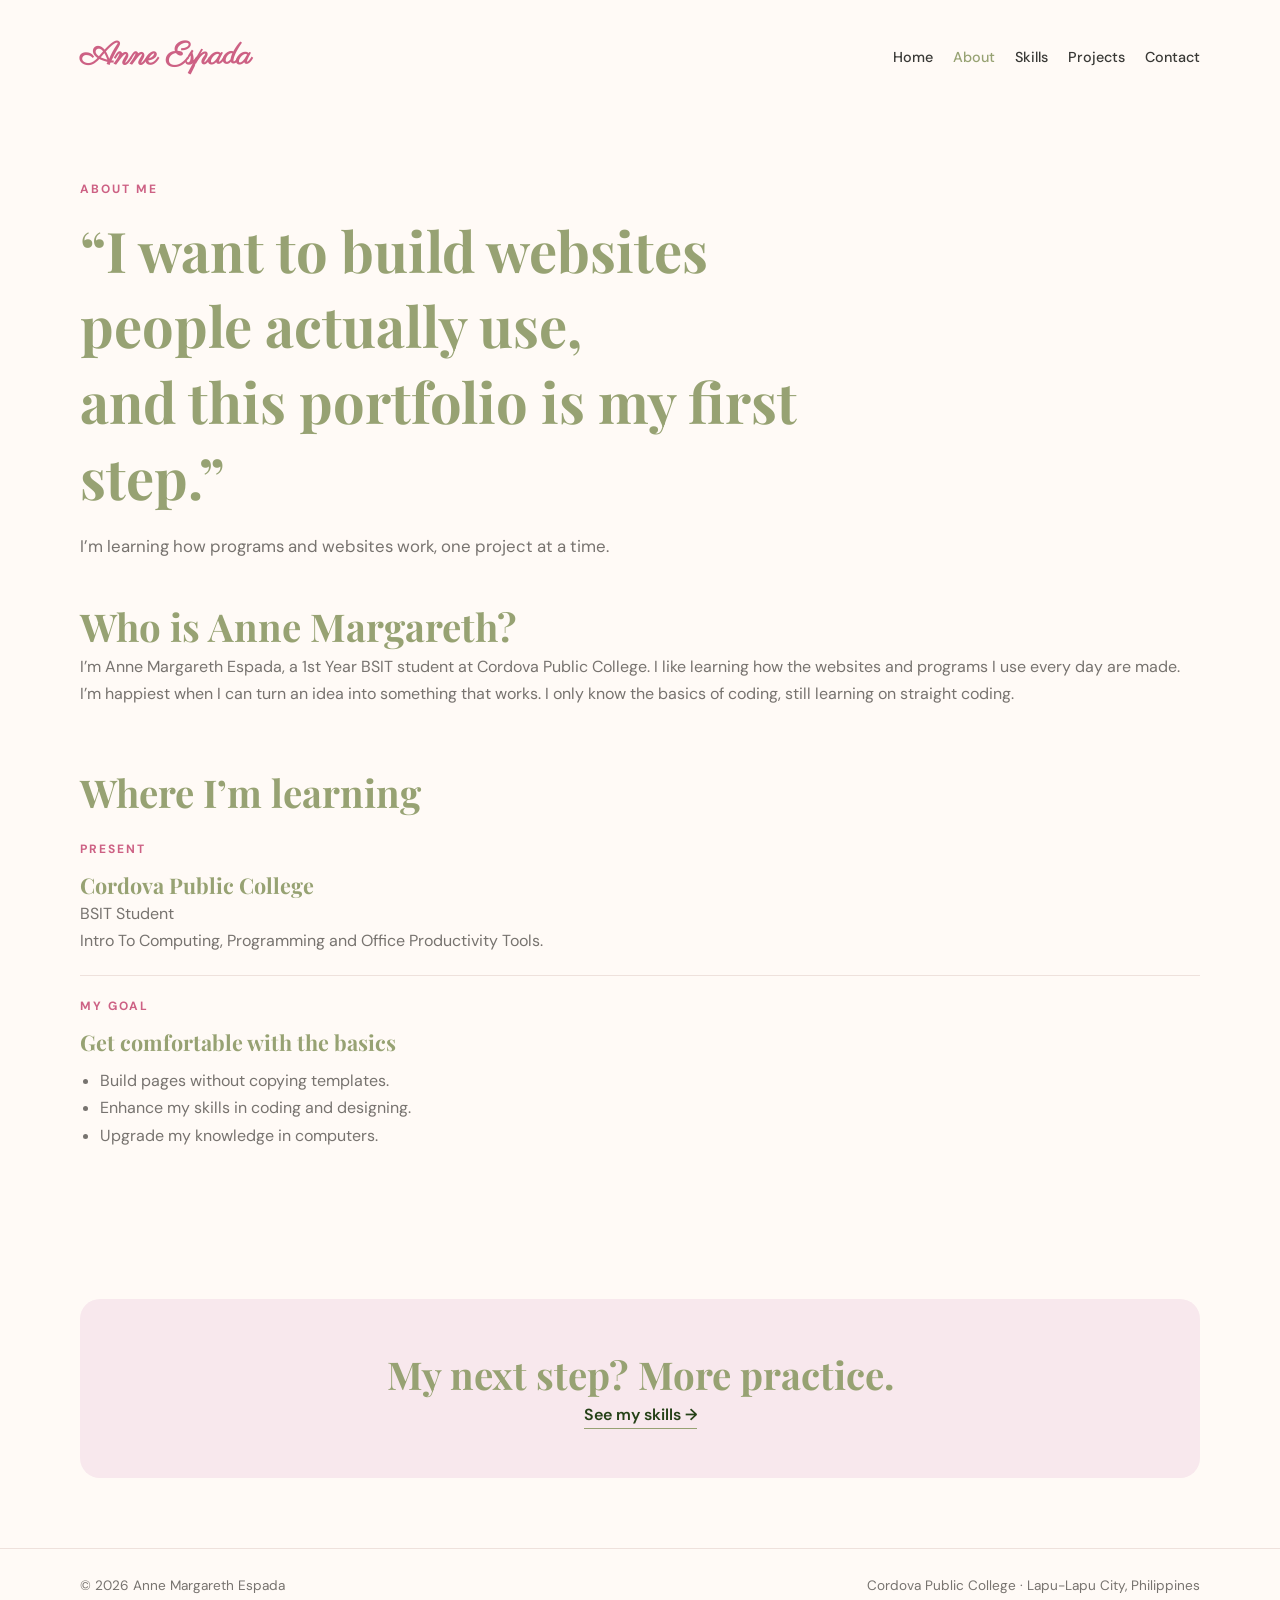
<file: about.html>
<!DOCTYPE html>
<html lang="en">
<head>
    <meta charset="UTF-8">
    <meta name="viewport" content="width=device-width, initial-scale=1.0">
    <title>About — Anne Margareth Espada | Student Portfolio</title>
    <meta name="description" content="Anne Margareth Espada’s student portfolio, with class projects, web skills, and contact details.">
    <link rel="stylesheet" href="style.css">
</head>
<body>
    <a class="skip-link" href="#main">Skip to content</a>

    <header class="site-header">
        <div class="container navbar">
            <a class="brand" href="index.html">Anne Espada</a>
            <nav class="nav-links" aria-label="Main navigation">
                <a href="index.html">Home</a>
                <a href="about.html" class="active" aria-current="page">About</a>
                <a href="skills.html">Skills</a>
                <a href="projects.html">Projects</a>
                <a href="contact.html">Contact</a>
            </nav>
        </div>
    </header>

    <main id="main" class="container" tabindex="-1">
        <header class="page-intro">
            <p class="eyebrow">About me</p>
            <h1>“I want to build websites people actually use,<br> and this portfolio is my first step.”</h1>
            <p class="lead">I’m learning how programs and websites work, one project at a time.</p>
        </header>

        <div>
            <h2>Who is Anne Margareth?</h2>
            <p>
                I’m Anne Margareth Espada, a 1st Year BSIT student at Cordova Public College. I like learning how the websites and programs I use every day are made.
            </p>
            <p>
                I’m happiest when I can turn an idea into something that works. I only know the basics of coding, still learning on straight coding.
            </p>
        </div>

        <section class="section" aria-labelledby="education-title">
            <h2 id="education-title">Where I’m learning</h2>

            <div class="education-row">
                <p class="eyebrow">Present</p>
                <h3>Cordova Public College</h3>
                <p>BSIT Student</p>
                <p class="muted">Intro To Computing, Programming and Office Productivity Tools.</p>
            </div>

            <div class="education-row">
                <p class="eyebrow">My goal</p>
                <h3>Get comfortable with the basics</h3>
                <ul class="muted">
                    <li>Build pages without copying templates.</li>
                    <li>Enhance my skills in coding and designing.</li>
                    <li>Upgrade my knowledge in computers.</li>
                </ul>
            </div>
        </section>

        <div class="closing">
            <h2>My next step? More practice.</h2>
            <a class="text-link" href="skills.html">See my skills →</a>
        </div>
    </main>

    <footer class="footer">
        <div class="container footer-inner">
            <p>© 2026 Anne Margareth Espada</p>
            <p>Cordova Public College · Lapu-Lapu City, Philippines</p>
        </div>
    </footer>
</body>
</html>
</file>
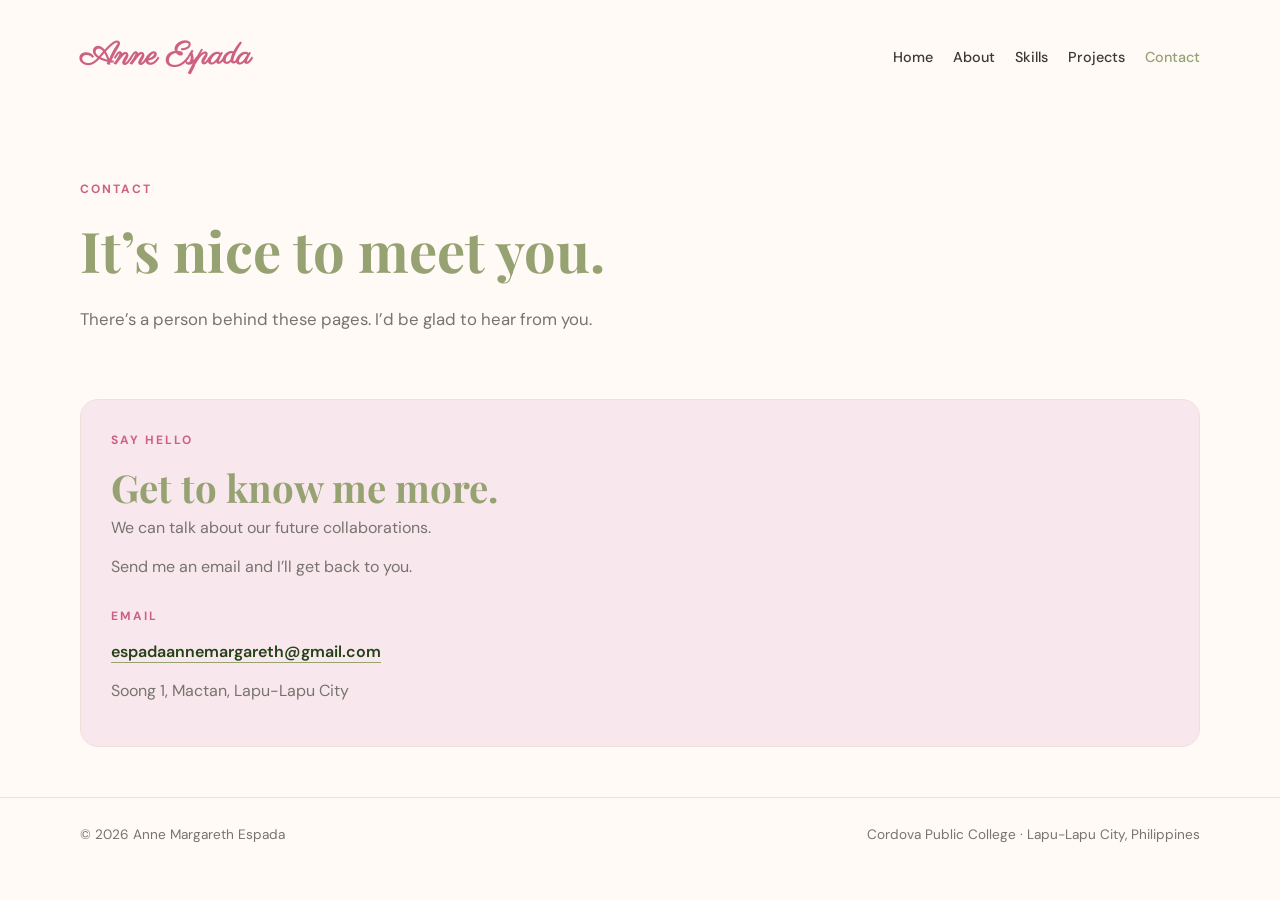
<file: contact.html>
<!DOCTYPE html>
<html lang="en">
<head>
    <meta charset="UTF-8">
    <meta name="viewport" content="width=device-width, initial-scale=1.0">
    <title>Contact — Anne Margareth Espada | Student Portfolio</title>
    <meta name="description" content="Anne Margareth Espada’s student portfolio, with class projects, web skills, and contact details.">
    <link rel="stylesheet" href="style.css">
</head>
<body>
    <a class="skip-link" href="#main">Skip to content</a>

    <header class="site-header">
        <div class="container navbar">
            <a class="brand" href="index.html">Anne Espada</a>
            <nav class="nav-links" aria-label="Main navigation">
                <a href="index.html">Home</a>
                <a href="about.html">About</a>
                <a href="skills.html">Skills</a>
                <a href="projects.html">Projects</a>
                <a href="contact.html" class="active" aria-current="page">Contact</a>
            </nav>
        </div>
    </header>

    <main id="main" class="container" tabindex="-1">
        <header class="page-intro">
            <p class="eyebrow">Contact</p>
            <h1>It’s nice to meet you.</h1>
            <p class="lead">There’s a person behind these pages. I’d be glad to hear from you.</p>
        </header>

        <section class="contact-section" aria-label="Contact details">
            <div>
                <p class="eyebrow">Say hello</p>
                <h2>Get to know me more.</h2>
                <p class="muted">We can talk about our future collaborations.</p>
                <p class="muted">Send me an email and I’ll get back to you.</p>
            </div>

            <div class="contact-card">
                <p class="eyebrow">Email</p>
                <p>
                    <a class="email-link" href="mailto:espadaannemargareth@gmail.com">espadaannemargareth@gmail.com</a>
                </p>
                <p class="muted">Soong 1, Mactan, Lapu-Lapu City</p>
            </div>
        </section>
    </main>

    <footer class="footer">
        <div class="container footer-inner">
            <p>© 2026 Anne Margareth Espada</p>
            <p>Cordova Public College · Lapu-Lapu City, Philippines</p>
        </div>
    </footer>
</body>
</html>
</file>
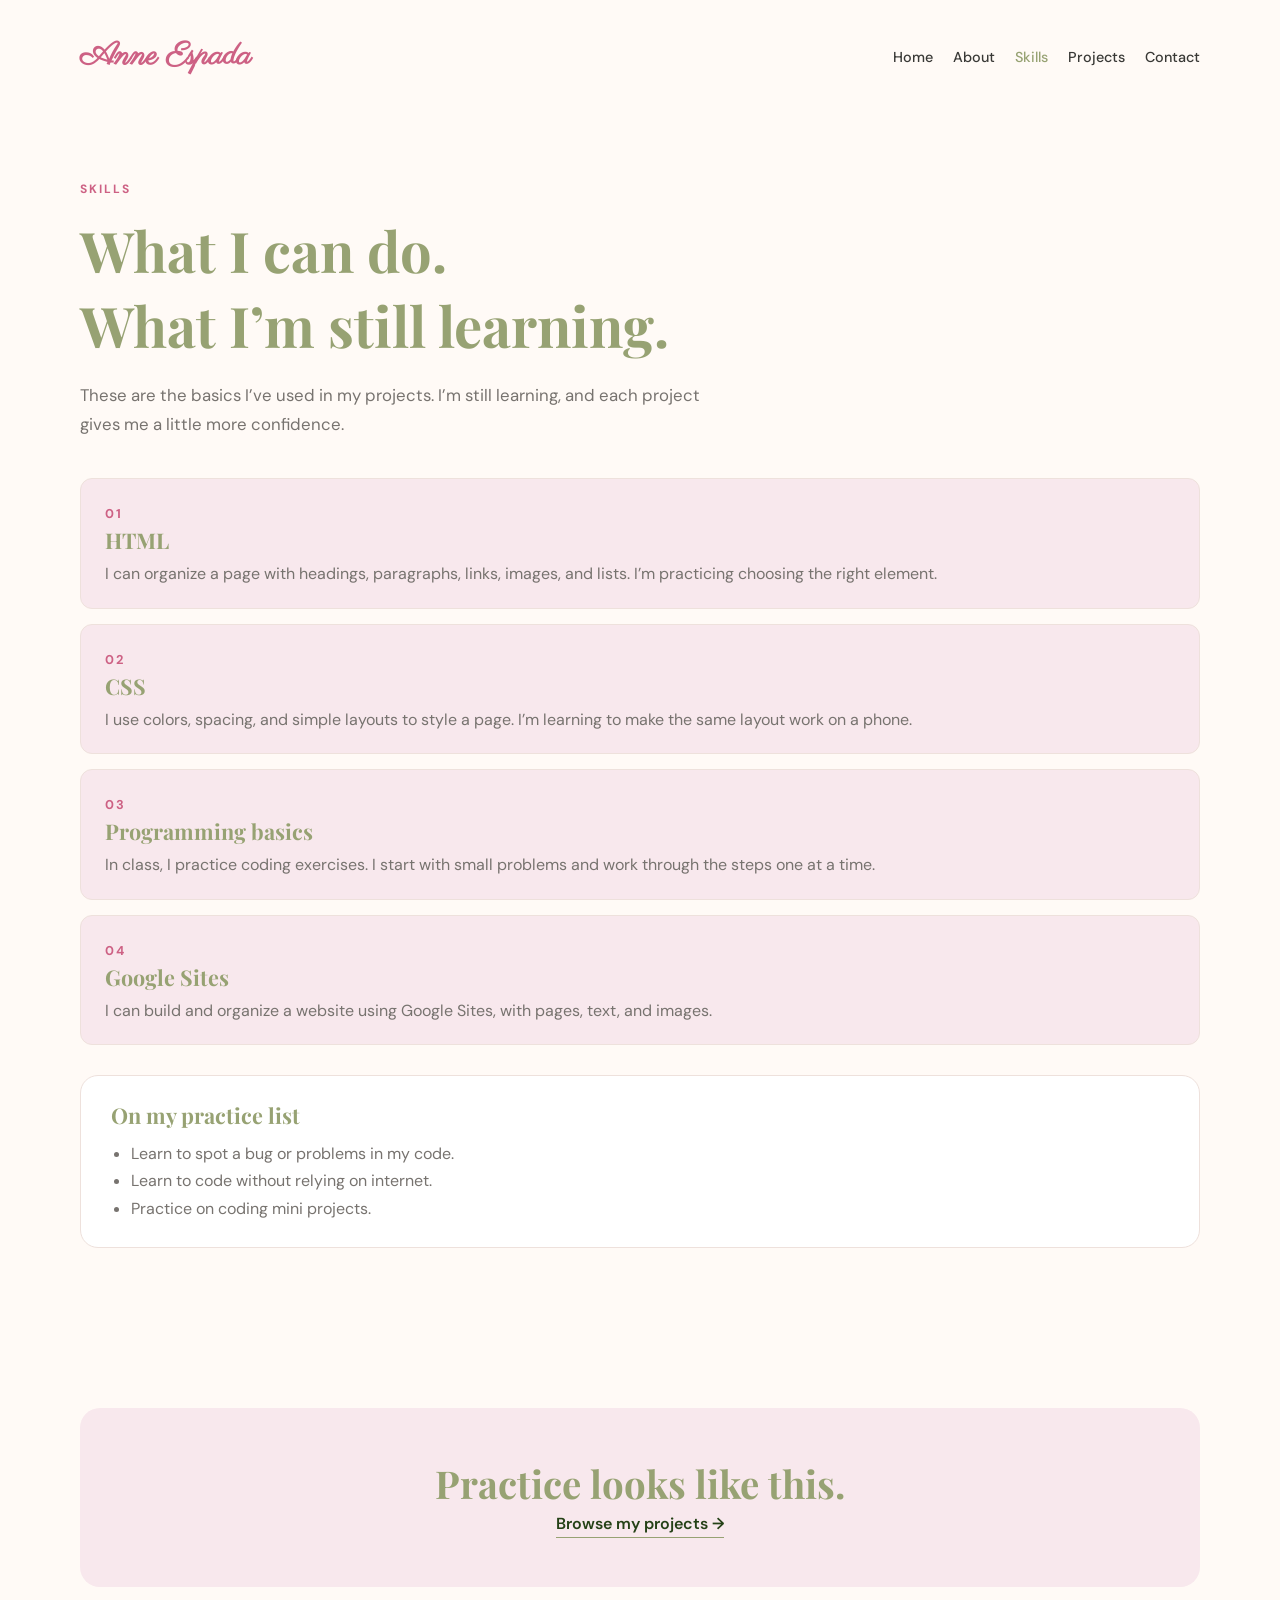
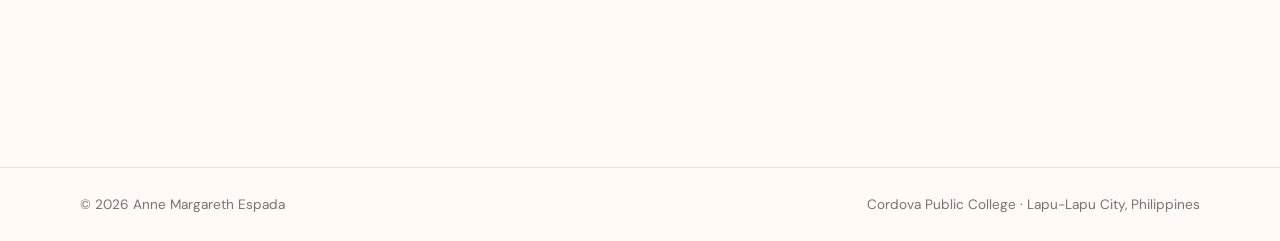
<file: skills.html>
<!DOCTYPE html>
<html lang="en">
<head>
    <meta charset="UTF-8">
    <meta name="viewport" content="width=device-width, initial-scale=1.0">
    <title>Skills — Anne Margareth Espada | Student Portfolio</title>
    <meta name="description" content="Anne Margareth Espada’s student portfolio, with class projects, web skills, and contact details.">
    <link rel="stylesheet" href="style.css">
</head>
<body>
    <a class="skip-link" href="#main">Skip to content</a>

    <header class="site-header">
        <div class="container navbar">
            <a class="brand" href="index.html">Anne Espada</a>
            <nav class="nav-links" aria-label="Main navigation">
                <a href="index.html">Home</a>
                <a href="about.html">About</a>
                <a href="skills.html" class="active" aria-current="page">Skills</a>
                <a href="projects.html">Projects</a>
                <a href="contact.html">Contact</a>
            </nav>
        </div>
    </header>

    <main id="main" class="container" tabindex="-1">
        <header class="page-intro">
            <p class="eyebrow">Skills</p>
            <h1>What I can do.<br>What I’m still learning.</h1>
            <p class="lead">
                These are the basics I’ve used in my projects. I’m still learning, and each project gives me a little more confidence.
            </p>
        </header>

        <div class="skills-list">
            <article class="skill-row">
                <span class="skill-number">01</span>
                <h3>HTML</h3>
                <p class="muted">
                    I can organize a page with headings, paragraphs, links, images, and lists. I’m practicing choosing the right element.
                </p>
            </article>

            <article class="skill-row">
                <span class="skill-number">02</span>
                <h3>CSS</h3>
                <p class="muted">
                    I use colors, spacing, and simple layouts to style a page. I’m learning to make the same layout work on a phone.
                </p>
            </article>

            <article class="skill-row">
                <span class="skill-number">03</span>
                <h3>Programming basics</h3>
                <p class="muted">
                    In class, I practice coding exercises. I start with small problems and work through the steps one at a time.
                </p>
            </article>

            <article class="skill-row">
                <span class="skill-number">04</span>
                <h3>Google Sites</h3>
                <p class="muted">
                    I can build and organize a website using Google Sites, with pages, text, and images.
                </p>
            </article>
        </div>

        <aside class="note">
            <h3>On my practice list</h3>
            <ul>
                <li>Learn to spot a bug or problems in my code.</li>
                <li>Learn to code without relying on internet.</li>
                <li>Practice on coding mini projects.</li>
            </ul>
        </aside>

        <section class="section">
            <div class="closing">
                <h2>Practice looks like this.</h2>
                <a class="text-link" href="projects.html">Browse my projects →</a>
            </div>
        </section>
    </main>

    <footer class="footer">
        <div class="container footer-inner">
            <p>© 2026 Anne Margareth Espada</p>
            <p>Cordova Public College · Lapu-Lapu City, Philippines</p>
        </div>
    </footer>
</body>
</html>
</file>
<file: style.css>
/* GOOGLE FONTS */
@import url('https://fonts.googleapis.com/css2?family=DM+Sans:wght@400;500;600;700&family=Playfair+Display:wght@400;500;600;700&family=Parisienne&display=swap');

/* COLOR PALETTE */
:root {
    --pink: #cd6184;
    --soft-pink: #f8e8ed;
    --olive: #97a273;
    --green: #254117;
    --cream: #fffaf6;
    --white: #ffffff;
    --text: #393936;
    --muted: #77736f;
    --border: #eee1dc;
}

/* GENERAL STYLES */
* {
    margin: 0;
    padding: 0;
    box-sizing: border-box;
}

html {
    scroll-behavior: smooth;
}

body {
    font-family: 'DM Sans', sans-serif;
    background-color: var(--cream);
    color: var(--text);
    line-height: 1.7;
}

img {
    max-width: 100%;
}

a {
    text-decoration: none;
    color: inherit;
}

.container {
    width: 90%;
    max-width: 1120px;
    margin: 0 auto;
}

/* NAVIGATION */
.site-header {
    padding: 30px 0;
}

.navbar {
    display: flex;
    align-items: center;
    justify-content: space-between;
    gap: 24px;
}

.nav-links {
    display: flex;
    align-items: center;
    gap: 20px;
}

.nav-links a {
    color: var(--text);
    font-size: 0.9rem;
    font-weight: 500;
    transition: color 0.4s;
}

.nav-links a:hover,
.nav-links a.active {
    color: var(--olive);
}

.brand {
    font-family: 'Parisienne', cursive;
    font-size: 2rem;
    color: var(--pink);
    font-weight: 600;
}

/* HEADINGS AND TEXT */
h1, h2, h3 {
    font-family: 'Playfair Display', serif;
    color: var(--olive);
    line-height: 1.35;
}

h1 {
    font-size: clamp(2.5rem, 5vw, 4rem);
}

h2 {
    font-size: clamp(1.8rem, 3vw, 2.5rem);
}

h3 {
    font-size: 1.35rem;
}

p {
    color: var(--muted);
}

.muted {
    color: var(--muted);
}

.eyebrow {
    color: var(--pink);
    font-size: 0.75rem;
    font-weight: 700;
    letter-spacing: 2px;
    text-transform: uppercase;
    margin-bottom: 12px;
}

.lead {
    font-size: 1.05rem;
    max-width: 620px;
    margin-top: 18px;
}

/* BUTTONS AND LINKS */
.actions {
    display: flex;
    align-items: center;
    flex-wrap: wrap;
    gap: 15px;
    margin-top: 28px;
}

.button {
    display: inline-block;
    background: var(--pink);
    color: var(--white);
    padding: 12px 24px;
    border-radius: 30px;
    font-size: 0.9rem;
    font-weight: 600;
    transition: 0.3s;
}

.button:hover {
    background: var(--green);
    transform: translateY(-3px);
}

.text-link {
    color: var(--green);
    font-weight: 600;
    border-bottom: 1px solid var(--olive);
    padding-bottom: 3px;
}

.project-link {
    display: inline-block;
    margin-top: 16px;
    color: var(--green);
    font-weight: 600;
    border-bottom: 1px solid var(--olive);
    padding-bottom: 3px;
}

.skip-link {
    position: absolute;
    top: -100px;
    left: 16px;
    z-index: 10;
    padding: 10px 16px;
    background: var(--white);
    color: var(--green);
}

.skip-link:focus {
    top: 16px;
}

/* HOME PAGE */
.hero {
    display: grid;
    grid-template-columns: 1.2fr 1fr;
    align-items: center;
    gap: 40px;
    padding: 30px 0 45px;
}

.profile-wrap {
    display: flex;
    justify-content: center;
}

.portrait {
    background: var(--soft-pink);
    padding: 20px;
    border-radius: 180px 180px 25px 25px;
    text-align: center;
    max-width: 340px;
    width: 100%;
    margin: auto;
}

.avatar {
    background: var(--olive);
    color: var(--white);
    height: 280px;
    border-radius: 160px 160px 15px 15px;
    display: flex;
    align-items: center;
    justify-content: center;
    font-family: 'Playfair Display', serif;
    font-size: 40px;
}

.semester-strip {
    display: flex;
    justify-content: space-between;
    flex-wrap: wrap;
    gap: 20px;
    background: var(--soft-pink);
    padding: 25px 30px;
    border-radius: 15px;
    margin-bottom: 70px;
}

.semester-strip span {
    display: block;
    color: var(--pink);
    font-size: 0.75rem;
    font-weight: 700;
    letter-spacing: 1px;
    text-transform: uppercase;
}

.profile-photo {
    width: 220px;
    height: 260px;
    object-fit: cover;
    object-position: center;
    display: block;
    margin: 35px auto;

    border-radius: 48% 48% 18px 18px;
    border: 6px solid #fff8f2;
    outline: 2px solid #cd6184;

    box-shadow:
        12px 12px 0 #e9b5c5,
        0 15px 35px rgba(205, 97, 132, 0.20);

    transition: all 0.4s ease;
}

/* HOVER EFFECT */
.profile-photo:hover {
    transform: translateY(-10px) rotate(5deg);
    box-shadow:
        20px 16px 0 #97a273,
        0 20px 40px rgba(205, 97, 132, 0.25);
}

/* GENERAL SECTION */
.section {
    padding: 60px 0;
}

.section-heading {
    margin-bottom: 30px;
}

.section-heading h2 {
    margin-top: 5px;
}

.feature {
    background: var(--white);
    border: 1px solid var(--border);
    border-radius: 18px;
    padding: 30px;
    margin-top: 25px;
}

.closing {
    background: var(--soft-pink);
    border-radius: 20px;
    padding: 50px 30px;
    text-align: center;
    margin: 70px 0;
}

.closing p {
    max-width: 600px;
    margin: 15px auto;
}

/* INNER PAGE INTRO */
.page-intro {
    padding: 65px 0 40px;
    max-width: 750px;
}

.page-intro h1 {
    font-size: clamp(2.3rem, 5vw, 3.5rem);
}

/* ABOUT PAGE */
.about-grid {
    display: grid;
    grid-template-columns: 1fr 1fr;
    gap: 30px;
    align-items: start;
}

.education-row {
    padding: 20px 0;
    border-bottom: 1px solid var(--border);
}

.education-row:last-child {
    border-bottom: none;
}

.education-row ul {
    margin: 10px 0 0 20px;
}

/* SKILLS PAGE */
.skill-row {
    background: var(--soft-pink);
    padding: 20px 24px;
    border-radius: 12px;
    margin-bottom: 15px;
    border: 1px solid var(--border);
}

.skill-row h3 {
    margin-bottom: 5px;
}

.skill-number {
    color: var(--pink);
    font-size: 0.8rem;
    font-weight: 700;
    letter-spacing: 2px;
}

.note {
    background: var(--white);
    border: 1px solid var(--border);
    border-radius: 18px;
    padding: 25px 30px;
    margin: 30px 0;
}

.note ul {
    margin: 10px 0 0 20px;
    color: var(--muted);
}

/* PROJECTS PAGE */
.project-grid {
    display: grid;
    grid-template-columns: repeat(2, 1fr);
    gap: 25px;
}

.project-card {
    background: var(--soft-pink);
    border: 1px solid var(--border);
    border-radius: 18px;
    padding: 18px;
    transition: transform 0.3s, box-shadow 0.3s;
}

.project-card:hover {
    transform: translateY(-9px);
    box-shadow: 0 0 15px 2px rgba(48, 41, 44, 0.678);
}

.project-card h3 {
    margin: 8px 0 10px;
}

.project-card p:not(.eyebrow) {
    font-size: 0.93rem;
    line-height: 1.7;
}

.google-website,
.repair,
.coding {
    width: 250px;
    height: 180px;
    object-position: center;
    object-fit: cover;
    display: block;
    margin-top: 16px;
    transition: transform 0.3s, box-shadow 0.3s;
}

.coding {
    border-radius: 12px;
}

.google-website:hover,
.repair:hover,
.coding:hover {
    transform: translateY(-9px);
    box-shadow: 0 0 15px 2px rgba(48, 41, 44, 0.678);
}

/* CONTACT PAGE */
.contact-section {
    background: var(--soft-pink);
    border: 1px solid var(--border);
    border-radius: 18px;
    padding: 30px;
    margin: 25px 0;
}

.contact-section p {
    margin-bottom: 12px;
}

.contact-card {
    margin-top: 25px;
}

.email-link {
    color: var(--green);
    font-weight: 600;
    border-bottom: 1px solid var(--olive);
}

/* FOOTER */
.footer {
    border-top: 1px solid var(--border);
    padding: 25px 0;
    margin-top: 50px;
}

.footer-inner {
    display: flex;
    justify-content: space-between;
    align-items: center;
    flex-wrap: wrap;
    gap: 10px;
}

.footer p {
    font-size: 0.85rem;
}

/* MOBILE RESPONSIVE */
@media (max-width: 600px) {

    .site-header {
        padding: 18px 0;
    }

    .navbar {
        flex-direction: column;
        gap: 12px;
    }

    .nav-links {
        justify-content: center;
        flex-wrap: wrap;
        gap: 12px 18px;
    }

    .nav-links a {
        font-size: 0.8rem;
    }

    .hero {
        grid-template-columns: 1fr;
        gap: 10px;
        padding-top: 40px;
        padding-bottom: 45px;
    }

    .avatar {
        height: 230px;
    }

    .portrait {
        max-width: 280px;
    }

    .semester-strip {
        padding: 20px;
    }

    .section {
        padding: 40px 0;
    }

    .about-grid,
    .project-grid {
        grid-template-columns: 1fr;
    }

    .closing {
        padding: 35px 20px;
        margin: 45px 0;
    }

    .footer-inner {
        flex-direction: column;
        text-align: center;
    }
}
</file>
